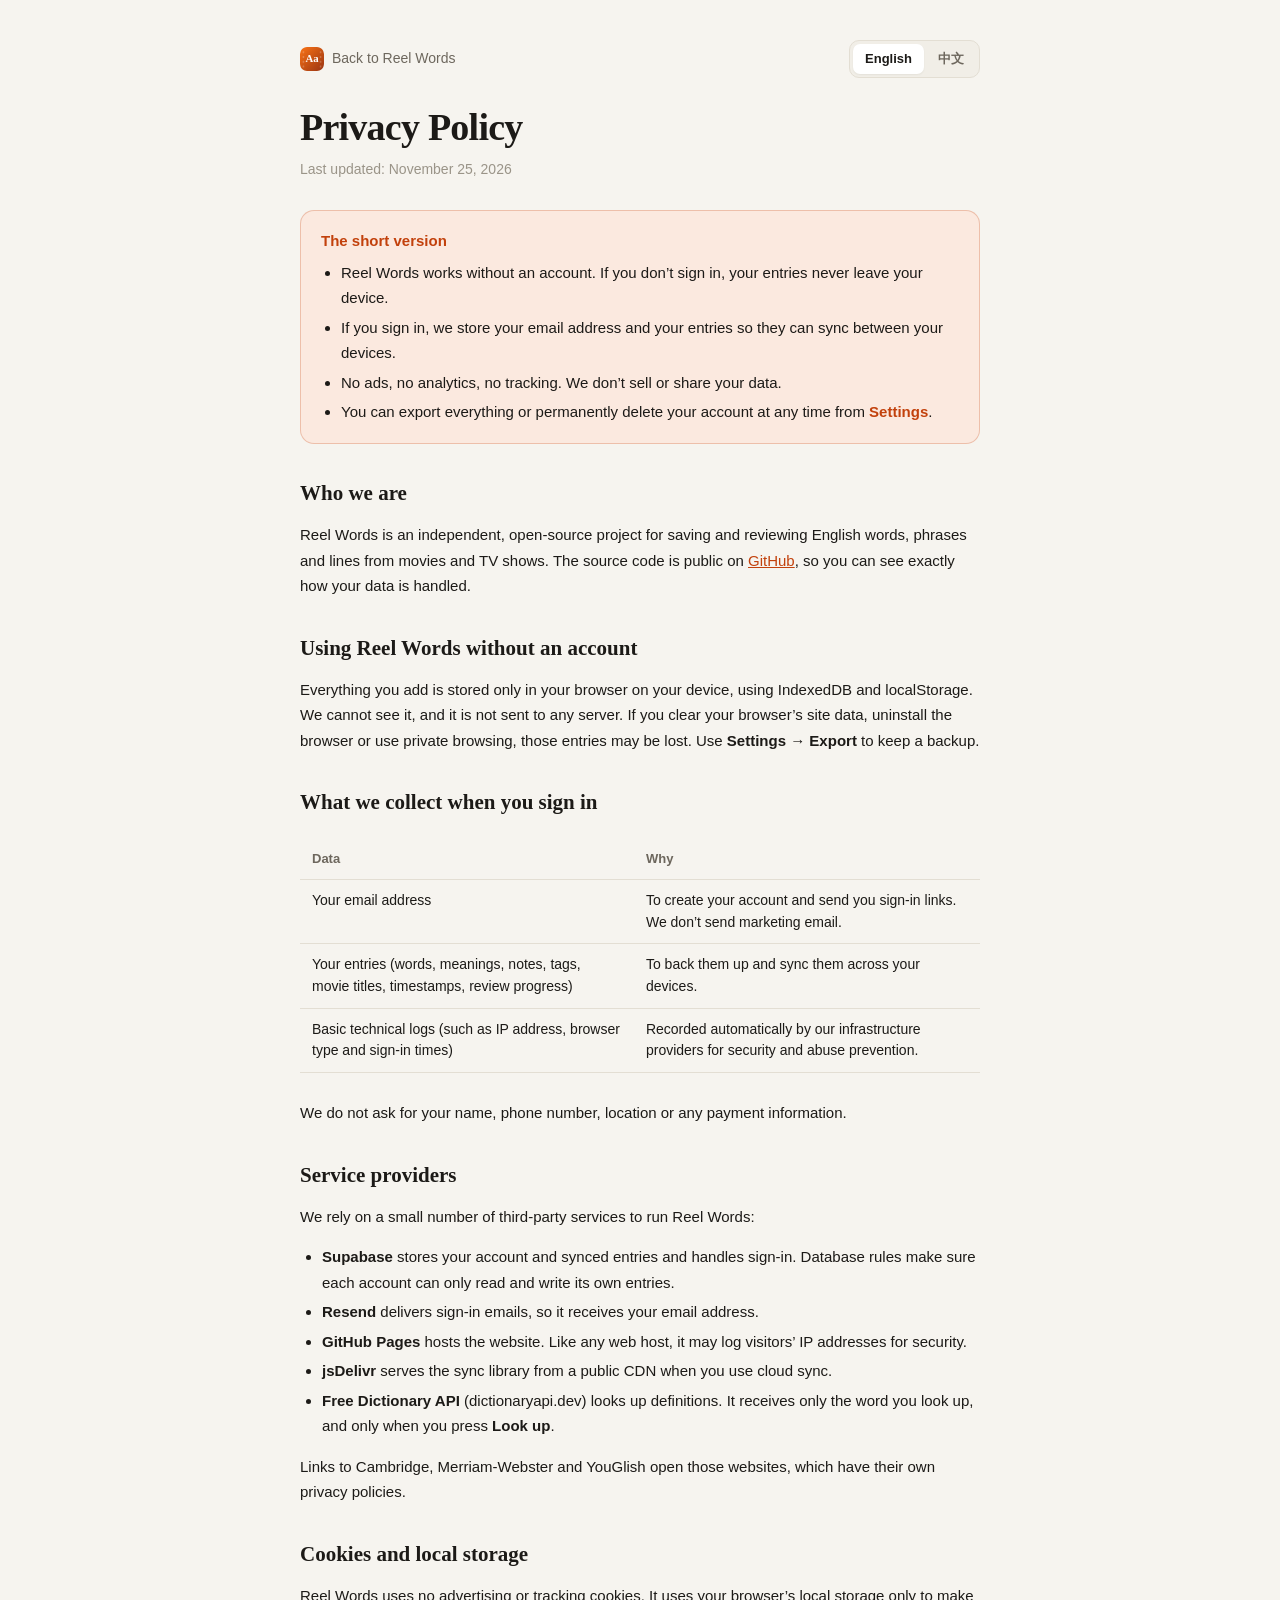
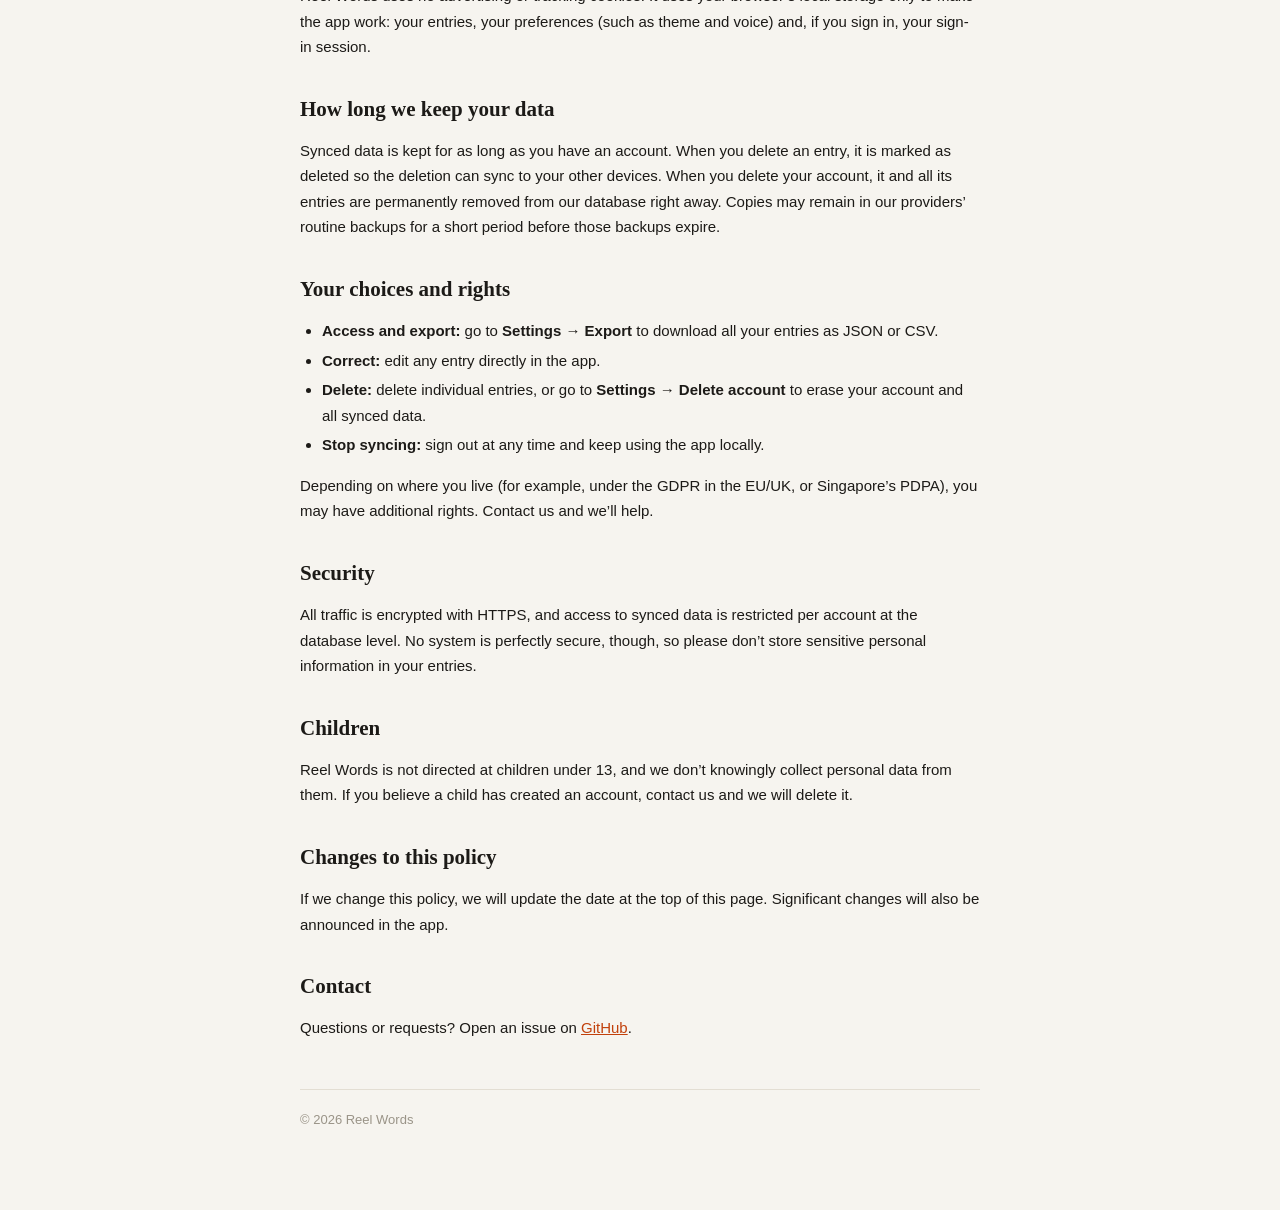
<file: privacy.html>
<!doctype html>
<html lang="en">
<head>
  <meta charset="utf-8">
  <meta name="viewport" content="width=device-width, initial-scale=1, viewport-fit=cover">
  <title>Privacy Policy · Reel Words</title>
  <meta name="description" content="How Reel Words handles your data.">
  <link rel="icon" href="icon.svg" type="image/svg+xml">
  <link rel="stylesheet" href="css/style.css">
  <script>
    try {
      var t = (JSON.parse(localStorage.getItem('reel-words:settings')) || {}).theme;
      if (t === 'light' || t === 'dark') document.documentElement.setAttribute('data-theme', t);
    } catch (e) {}
  </script>
  <style>
    .doc { max-width: 720px; margin: 0 auto; padding: 40px 20px 80px; }
    .doc .topbar { display: flex; align-items: center; justify-content: space-between; gap: 12px; flex-wrap: wrap; margin-bottom: 28px; }
    .doc .back { display: inline-flex; align-items: center; gap: 8px; color: var(--muted); text-decoration: none; font-size: 14px; }
    .doc .back:hover { color: var(--accent); }
    .doc .back img { border-radius: 7px; }
    .doc h1 { font: 600 clamp(28px, 5vw, 38px)/1.15 var(--font-display); letter-spacing: -.02em; margin: 0 0 8px; }
    .doc .updated { color: var(--faint); font-size: 14px; margin: 0 0 28px; }
    .doc .tldr { padding: 18px 20px; border-radius: var(--radius); background: var(--accent-soft); border: 1px solid color-mix(in srgb, var(--accent) 25%, transparent); margin-bottom: 32px; }
    .doc .tldr b { color: var(--accent); }
    .doc .tldr ul { margin: 8px 0 0; padding-left: 20px; }
    .doc h2 { font: 600 21px/1.3 var(--font-display); margin: 36px 0 10px; }
    .doc p, .doc li { color: var(--text); line-height: 1.7; }
    .doc ul { padding-left: 22px; }
    .doc li + li { margin-top: 4px; }
    .doc a { color: var(--accent); }
    .doc table { width: 100%; border-collapse: collapse; font-size: 14px; margin: 12px 0; }
    .doc th, .doc td { text-align: left; padding: 10px 12px; border-bottom: 1px solid var(--border); vertical-align: top; }
    .doc th { color: var(--muted); font-weight: 600; font-size: 13px; }
    .table-wrap { overflow-x: auto; }
    .doc footer { margin-top: 48px; padding-top: 20px; border-top: 1px solid var(--border); color: var(--faint); font-size: 13px; }
  </style>
</head>
<body>
  <main class="doc">
    <div class="topbar">
      <a class="back" href="./"><img src="icon.svg" alt="" width="24" height="24"> <span data-en="Back to Reel Words" data-zh="返回 Reel Words">Back to Reel Words</span></a>
      <div class="seg" id="lang-seg"><button data-v="en">English</button><button data-v="zh">中文</button></div>
    </div>

    <article lang="en" data-lang="en">
    <h1>Privacy Policy</h1>
    <p class="updated">Last updated: November 25, 2026</p>

    <div class="tldr">
      <b>The short version</b>
      <ul>
        <li>Reel Words works without an account. If you don’t sign in, your entries never leave your device.</li>
        <li>If you sign in, we store your email address and your entries so they can sync between your devices.</li>
        <li>No ads, no analytics, no tracking. We don’t sell or share your data.</li>
        <li>You can export everything or permanently delete your account at any time from <b>Settings</b>.</li>
      </ul>
    </div>

    <h2>Who we are</h2>
    <p>Reel Words is an independent, open-source project for saving and reviewing English words, phrases and lines from movies and TV shows. The source code is public on <a href="https://github.com/Wenxian-ee/reel-words" target="_blank" rel="noopener">GitHub</a>, so you can see exactly how your data is handled.</p>

    <h2>Using Reel Words without an account</h2>
    <p>Everything you add is stored only in your browser on your device, using IndexedDB and localStorage. We cannot see it, and it is not sent to any server. If you clear your browser’s site data, uninstall the browser or use private browsing, those entries may be lost. Use <b>Settings → Export</b> to keep a backup.</p>

    <h2>What we collect when you sign in</h2>
    <div class="table-wrap">
      <table>
        <thead><tr><th>Data</th><th>Why</th></tr></thead>
        <tbody>
          <tr><td>Your email address</td><td>To create your account and send you sign-in links. We don’t send marketing email.</td></tr>
          <tr><td>Your entries (words, meanings, notes, tags, movie titles, timestamps, review progress)</td><td>To back them up and sync them across your devices.</td></tr>
          <tr><td>Basic technical logs (such as IP address, browser type and sign-in times)</td><td>Recorded automatically by our infrastructure providers for security and abuse prevention.</td></tr>
        </tbody>
      </table>
    </div>
    <p>We do not ask for your name, phone number, location or any payment information.</p>

    <h2>Service providers</h2>
    <p>We rely on a small number of third-party services to run Reel Words:</p>
    <ul>
      <li><b>Supabase</b> stores your account and synced entries and handles sign-in. Database rules make sure each account can only read and write its own entries.</li>
      <li><b>Resend</b> delivers sign-in emails, so it receives your email address.</li>
      <li><b>GitHub Pages</b> hosts the website. Like any web host, it may log visitors’ IP addresses for security.</li>
      <li><b>jsDelivr</b> serves the sync library from a public CDN when you use cloud sync.</li>
      <li><b>Free Dictionary API</b> (dictionaryapi.dev) looks up definitions. It receives only the word you look up, and only when you press <b>Look up</b>.</li>
    </ul>
    <p>Links to Cambridge, Merriam-Webster and YouGlish open those websites, which have their own privacy policies.</p>

    <h2>Cookies and local storage</h2>
    <p>Reel Words uses no advertising or tracking cookies. It uses your browser’s local storage only to make the app work: your entries, your preferences (such as theme and voice) and, if you sign in, your sign-in session.</p>

    <h2>How long we keep your data</h2>
    <p>Synced data is kept for as long as you have an account. When you delete an entry, it is marked as deleted so the deletion can sync to your other devices. When you delete your account, it and all its entries are permanently removed from our database right away. Copies may remain in our providers’ routine backups for a short period before those backups expire.</p>

    <h2>Your choices and rights</h2>
    <ul>
      <li><b>Access and export:</b> go to <b>Settings → Export</b> to download all your entries as JSON or CSV.</li>
      <li><b>Correct:</b> edit any entry directly in the app.</li>
      <li><b>Delete:</b> delete individual entries, or go to <b>Settings → Delete account</b> to erase your account and all synced data.</li>
      <li><b>Stop syncing:</b> sign out at any time and keep using the app locally.</li>
    </ul>
    <p>Depending on where you live (for example, under the GDPR in the EU/UK, or Singapore’s PDPA), you may have additional rights. Contact us and we’ll help.</p>

    <h2>Security</h2>
    <p>All traffic is encrypted with HTTPS, and access to synced data is restricted per account at the database level. No system is perfectly secure, though, so please don’t store sensitive personal information in your entries.</p>

    <h2>Children</h2>
    <p>Reel Words is not directed at children under 13, and we don’t knowingly collect personal data from them. If you believe a child has created an account, contact us and we will delete it.</p>

    <h2>Changes to this policy</h2>
    <p>If we change this policy, we will update the date at the top of this page. Significant changes will also be announced in the app.</p>

    <h2>Contact</h2>
    <p>Questions or requests? Open an issue on <a href="https://github.com/Wenxian-ee/reel-words/issues" target="_blank" rel="noopener">GitHub</a>.</p>

    </article>

    <article lang="zh-CN" data-lang="zh" hidden>
    <h1>隐私政策</h1>
    <p class="updated">最后更新：2026 年 11 月 25 日</p>

    <div class="tldr">
      <b>简短版本</b>
      <ul>
        <li>Reel Words 不注册也能使用。不登录的话，你的记录永远不会离开你的设备。</li>
        <li>登录后，我们会保存你的邮箱地址和你的记录，以便在多台设备间同步。</li>
        <li>没有广告、没有统计分析、没有追踪。我们不会出售或分享你的数据。</li>
        <li>你可以随时在<b>设置</b>中导出全部数据，或永久注销账号。</li>
      </ul>
    </div>

    <h2>关于我们</h2>
    <p>Reel Words 是一个独立的开源项目，用于记录和复习英文电影、剧集中的单词、短语和句子。源代码公开在 <a href="https://github.com/Wenxian-ee/reel-words" target="_blank" rel="noopener">GitHub</a> 上，你可以直接查看我们是如何处理数据的。</p>

    <h2>不登录时</h2>
    <p>你添加的所有内容只保存在你设备上的浏览器里（IndexedDB 和 localStorage）。我们看不到这些数据，它们也不会被发送到任何服务器。如果你清除浏览器的网站数据、卸载浏览器或使用无痕模式，这些记录可能会丢失。请通过<b>设置 → 导出备份</b>保留一份副本。</p>

    <h2>登录后我们收集的信息</h2>
    <div class="table-wrap">
      <table>
        <thead><tr><th>数据</th><th>用途</th></tr></thead>
        <tbody>
          <tr><td>你的邮箱地址</td><td>创建账号并发送登录链接。我们不会发送营销邮件。</td></tr>
          <tr><td>你的记录（单词、释义、笔记、标签、影视名称、时间点、复习进度）</td><td>备份记录，并在你的多台设备之间同步。</td></tr>
          <tr><td>基础技术日志（如 IP 地址、浏览器类型、登录时间）</td><td>由基础设施服务商自动记录，用于安全防护和防止滥用。</td></tr>
        </tbody>
      </table>
    </div>
    <p>我们不会索取你的姓名、电话、位置或任何支付信息。</p>

    <h2>第三方服务</h2>
    <p>Reel Words 依赖以下少数第三方服务运行：</p>
    <ul>
      <li><b>Supabase</b>：存储你的账号和同步的记录，并负责登录。数据库规则确保每个账号只能读写自己的记录。</li>
      <li><b>Resend</b>：发送登录邮件，因此会接收到你的邮箱地址。</li>
      <li><b>GitHub Pages</b>：托管本网站。和其他网站托管服务一样，它可能出于安全目的记录访问者的 IP 地址。</li>
      <li><b>jsDelivr</b>：使用云同步时，从公共 CDN 加载同步组件。</li>
      <li><b>Free Dictionary API</b>（dictionaryapi.dev）：查询英文释义。只有在你点击<b>查词</b>时，它才会收到你查询的那个单词。</li>
    </ul>
    <p>有道、剑桥、Merriam-Webster、YouGlish 等外部链接会打开对应的网站，它们有各自的隐私政策。</p>

    <h2>Cookie 与本地存储</h2>
    <p>Reel Words 不使用任何广告或追踪 Cookie。浏览器本地存储仅用于让应用正常运行：保存你的记录、偏好设置（如主题、语音、语言），以及登录后的登录状态。</p>

    <h2>数据保留期限</h2>
    <p>账号存在期间，同步的数据会一直保留。删除一条记录时，它会被标记为“已删除”，以便这个删除操作同步到你的其他设备。注销账号时，账号及其所有记录会立即从数据库中永久删除；服务商的例行备份中可能会短暂保留副本，直到这些备份过期。</p>

    <h2>你的选择与权利</h2>
    <ul>
      <li><b>查阅与导出</b>：在<b>设置 → 导出备份</b>中下载全部记录（JSON 或 CSV）。</li>
      <li><b>更正</b>：直接在应用中编辑任意记录。</li>
      <li><b>删除</b>：删除单条记录，或在<b>设置 → 注销账号</b>中删除账号及所有云端数据。</li>
      <li><b>停止同步</b>：随时退出登录，继续在本地使用。</li>
    </ul>
    <p>根据你所在地区的法律（例如欧盟、英国的 GDPR，新加坡的 PDPA，或中国的《个人信息保护法》），你可能享有其他权利。如有需要，请联系我们。</p>

    <h2>安全</h2>
    <p>所有通信均通过 HTTPS 加密，云端数据在数据库层面按账号隔离访问。但没有任何系统是绝对安全的，请不要在记录中保存敏感的个人信息。</p>

    <h2>儿童</h2>
    <p>Reel Words 不面向 13 岁以下的儿童，我们也不会有意收集他们的个人信息。如果你认为有儿童注册了账号，请联系我们，我们会将其删除。</p>

    <h2>政策变更</h2>
    <p>如果本政策有所修改，我们会更新页面顶部的日期；重大变更也会在应用内告知。</p>

    <h2>联系我们</h2>
    <p>有任何问题或请求，请在 <a href="https://github.com/Wenxian-ee/reel-words/issues" target="_blank" rel="noopener">GitHub</a> 上提交 Issue。</p>

    </article>

    <footer>© 2026 Reel Words</footer>
  </main>
  <script>
    (function () {
      var KEY = 'reel-words:settings';
      function read() { try { return JSON.parse(localStorage.getItem(KEY)) || {}; } catch (e) { return {}; } }
      var lang = read().lang || (/^zh/i.test(navigator.language || '') ? 'zh' : 'en');
      if (location.hash === '#zh' || location.hash === '#en') lang = location.hash.slice(1);
      function apply(l) {
        lang = l;
        document.documentElement.lang = l === 'zh' ? 'zh-CN' : 'en';
        document.title = l === 'zh' ? '隐私政策 · Reel Words' : 'Privacy Policy · Reel Words';
        document.querySelectorAll('article[data-lang]').forEach(function (a) { a.hidden = a.dataset.lang !== l; });
        document.querySelectorAll('#lang-seg button').forEach(function (b) { b.classList.toggle('on', b.dataset.v === l); });
        document.querySelectorAll('[data-en]').forEach(function (el) { el.textContent = el.getAttribute('data-' + l); });
      }
      document.getElementById('lang-seg').addEventListener('click', function (e) {
        var b = e.target.closest('button'); if (!b) return;
        apply(b.dataset.v);
        try { var s = read(); s.lang = b.dataset.v; localStorage.setItem(KEY, JSON.stringify(s)); } catch (err) {}
      });
      apply(lang);
    })();
  </script>
</body>
</html>
</file>
<file: css/style.css>
/* ============ Design tokens ============ */
:root {
  --bg: #f6f4ef;
  --surface: #ffffff;
  --surface-2: #f1eee7;
  --surface-3: #e9e5dc;
  --border: #e3ded3;
  --border-strong: #d3ccbe;
  --text: #1c1a17;
  --muted: #6d675d;
  --faint: #9a9488;

  --accent: #c2410c;
  --accent-hover: #a8360a;
  --accent-soft: #fbe9df;
  --accent-text: #ffffff;

  --word: #2563eb;      --word-soft: #e3ecfd;
  --phrase: #7c3aed;    --phrase-soft: #eee6fd;
  --sentence: #0f766e;  --sentence-soft: #dcf2ef;
  --star: #d97706;
  --danger: #dc2626;    --danger-soft: #fde4e4;
  --ok: #16a34a;

  --heat-0: #ebe7de;

  --shadow-sm: 0 1px 2px rgba(28, 26, 23, .06);
  --shadow: 0 1px 2px rgba(28, 26, 23, .05), 0 6px 20px -6px rgba(28, 26, 23, .12);
  --shadow-lg: 0 24px 60px -12px rgba(28, 26, 23, .35);

  --radius: 14px;
  --radius-sm: 9px;

  --font-ui: -apple-system, BlinkMacSystemFont, "SF Pro Text", "PingFang SC", "Hiragino Sans GB", "Microsoft YaHei", "Segoe UI", Roboto, sans-serif;
  --font-display: "New York", "Iowan Old Style", "Palatino Linotype", Georgia, "Songti SC", serif;
  --font-mono: "SF Mono", ui-monospace, Menlo, Consolas, monospace;

  color-scheme: light;
}

@media (prefers-color-scheme: dark) {
  :root:not([data-theme="light"]) {
    --bg: #121110; --surface: #1b1a18; --surface-2: #242220; --surface-3: #2e2b28;
    --border: #2f2c29; --border-strong: #423e39;
    --text: #f2efe9; --muted: #a59f94; --faint: #78726a;
    --accent: #fb923c; --accent-hover: #fdba74; --accent-soft: #3a2316; --accent-text: #1c1006;
    --word: #7aa7ff; --word-soft: #1c2740;
    --phrase: #b69cff; --phrase-soft: #2a2140;
    --sentence: #4fd1c0; --sentence-soft: #15302d;
    --star: #fbbf24; --danger: #f87171; --danger-soft: #3b1a1a; --ok: #4ade80;
    --heat-0: #262421;
    --shadow-sm: 0 1px 2px rgba(0,0,0,.3);
    --shadow: 0 1px 2px rgba(0,0,0,.3), 0 8px 24px -8px rgba(0,0,0,.5);
    --shadow-lg: 0 24px 60px -12px rgba(0,0,0,.7);
    color-scheme: dark;
  }
}
:root[data-theme="dark"] {
  --bg: #121110; --surface: #1b1a18; --surface-2: #242220; --surface-3: #2e2b28;
  --border: #2f2c29; --border-strong: #423e39;
  --text: #f2efe9; --muted: #a59f94; --faint: #78726a;
  --accent: #fb923c; --accent-hover: #fdba74; --accent-soft: #3a2316; --accent-text: #1c1006;
  --word: #7aa7ff; --word-soft: #1c2740;
  --phrase: #b69cff; --phrase-soft: #2a2140;
  --sentence: #4fd1c0; --sentence-soft: #15302d;
  --star: #fbbf24; --danger: #f87171; --danger-soft: #3b1a1a; --ok: #4ade80;
  --heat-0: #262421;
  --shadow-sm: 0 1px 2px rgba(0,0,0,.3);
  --shadow: 0 1px 2px rgba(0,0,0,.3), 0 8px 24px -8px rgba(0,0,0,.5);
  --shadow-lg: 0 24px 60px -12px rgba(0,0,0,.7);
  color-scheme: dark;
}

/* ============ Base ============ */
*, *::before, *::after { box-sizing: border-box; }
html { -webkit-text-size-adjust: 100%; }
body {
  margin: 0;
  background: var(--bg);
  color: var(--text);
  font: 15px/1.55 var(--font-ui);
  -webkit-font-smoothing: antialiased;
}
button, input, select, textarea { font: inherit; color: inherit; }
button { cursor: pointer; }
a { color: inherit; }
svg { width: 18px; height: 18px; fill: none; stroke: currentColor; stroke-width: 2; stroke-linecap: round; stroke-linejoin: round; flex-shrink: 0; }
[hidden] { display: none !important; }
kbd {
  font: 600 11px/1 var(--font-mono);
  padding: 3px 5px; border-radius: 5px;
  border: 1px solid var(--border-strong); border-bottom-width: 2px;
  color: var(--muted); background: var(--surface);
}
.btn.primary kbd { background: rgba(255,255,255,.18); color: inherit; border-color: rgba(255,255,255,.35); }
mark { background: var(--accent-soft); color: var(--accent); border-radius: 3px; padding: 0 2px; font-weight: 600; }
:focus-visible { outline: 2px solid var(--accent); outline-offset: 2px; }

/* ============ Layout ============ */
.app { display: grid; grid-template-columns: 248px 1fr; min-height: 100vh; }
.sidebar {
  position: sticky; top: 0; height: 100vh;
  display: flex; flex-direction: column; gap: 18px;
  padding: 22px 16px;
  border-right: 1px solid var(--border);
  background: var(--surface-2);
}
.brand { display: flex; align-items: center; gap: 10px; text-decoration: none; padding: 0 6px; }
.brand img { border-radius: 9px; box-shadow: var(--shadow-sm); }
.brand span { display: flex; flex-direction: column; line-height: 1.2; }
.brand strong { font-family: var(--font-display); font-size: 18px; letter-spacing: -.01em; }
.brand small { color: var(--muted); font-size: 12px; }

.nav { display: flex; flex-direction: column; gap: 2px; }
.nav a {
  display: flex; align-items: center; gap: 11px;
  padding: 9px 12px; border-radius: var(--radius-sm);
  text-decoration: none; color: var(--muted); font-weight: 500;
  transition: background .15s, color .15s;
}
.nav a:hover { background: var(--surface-3); color: var(--text); }
.nav a.active { background: var(--surface); color: var(--text); box-shadow: var(--shadow-sm); }
.nav a.active svg { color: var(--accent); }
.nav .count { margin-left: auto; font-size: 12px; color: var(--faint); font-variant-numeric: tabular-nums; }
.nav .badge-due {
  margin-left: auto; min-width: 22px; padding: 1px 7px; border-radius: 999px;
  background: var(--accent); color: var(--accent-text); font-size: 12px; font-weight: 700; text-align: center;
}
.sidebar-foot { margin-top: auto; font-size: 12px; color: var(--faint); padding: 0 8px; }
.sidebar-foot .streak { display: flex; align-items: center; gap: 8px; padding: 10px 12px; border-radius: var(--radius-sm); background: var(--surface); color: var(--muted); border: 1px solid var(--border); }
.sidebar-foot .streak b { color: var(--accent); font-size: 18px; font-family: var(--font-display); }

.sidebar-foot { display: grid; gap: 8px; }
.account {
  display: flex; align-items: center; gap: 10px; width: 100%; text-align: left;
  padding: 10px 12px; border-radius: var(--radius-sm); border: 1px solid var(--border);
  background: var(--surface); color: var(--text); text-decoration: none; font-size: 13px;
}
.account:hover { border-color: var(--border-strong); }
.account svg { color: var(--accent); }
.account span { display: flex; flex-direction: column; min-width: 0; line-height: 1.3; }
.account b { font-weight: 600; overflow: hidden; text-overflow: ellipsis; white-space: nowrap; }
.account small { color: var(--faint); font-size: 12px; }
.sync-dot { display: inline-block; width: 8px; height: 8px; border-radius: 50%; background: var(--faint); flex-shrink: 0; margin-right: 6px; vertical-align: 1px; }
.account .sync-dot { margin-right: 0; }
.sync-dot.synced { background: var(--ok); }
.sync-dot.syncing, .sync-dot.loading { background: var(--star); animation: pulse 1s ease-in-out infinite alternate; }
.sync-dot.error { background: var(--danger); }
@keyframes pulse { to { opacity: .3; } }
.lang-switch {
  display: inline-flex; align-items: center; gap: 6px; justify-self: start;
  border: 0; background: none; padding: 4px 6px; border-radius: 6px;
  color: var(--faint); font-size: 12.5px;
}
.lang-switch:hover { color: var(--accent); background: var(--surface-3); }
.lang-switch svg { width: 14px; height: 14px; }
.signin-form { display: flex; gap: 8px; flex-wrap: wrap; margin-top: 4px; }
.signin-form .input { flex: 1 1 220px; min-width: 0; }
.signin-msg { margin: 8px 0 0; }

.main { padding: 32px clamp(16px, 4vw, 48px) 80px; max-width: 1240px; width: 100%; outline: none; }

.tabbar, .fab { display: none; }

@media (max-width: 860px) {
  .app { grid-template-columns: 1fr; }
  .sidebar { display: none; }
  .main { padding: 20px 16px calc(96px + env(safe-area-inset-bottom, 0px)); }
  .tabbar {
    display: grid; grid-template-columns: repeat(5, 1fr);
    position: fixed; left: 0; right: 0; bottom: 0; z-index: 20;
    padding: 6px 4px calc(6px + env(safe-area-inset-bottom, 0px));
    background: color-mix(in srgb, var(--surface) 88%, transparent);
    backdrop-filter: blur(14px); -webkit-backdrop-filter: blur(14px);
    border-top: 1px solid var(--border);
  }
  .tabbar a {
    position: relative;
    display: flex; flex-direction: column; align-items: center; gap: 2px;
    padding: 6px 0; font-size: 11px; color: var(--faint); text-decoration: none;
  }
  .tabbar a.active { color: var(--accent); }
  .tabbar svg { width: 21px; height: 21px; }
  .tabbar .dot { position: absolute; top: 3px; left: calc(50% + 8px); min-width: 16px; height: 16px; padding: 0 4px; border-radius: 99px; background: var(--accent); color: var(--accent-text); font-size: 10px; font-weight: 700; line-height: 16px; text-align: center; }
  .fab {
    display: grid; place-items: center;
    position: fixed; right: 18px; bottom: calc(78px + env(safe-area-inset-bottom, 0px)); z-index: 21;
    width: 56px; height: 56px; border-radius: 18px; border: 0;
    background: var(--accent); color: var(--accent-text); box-shadow: var(--shadow-lg);
  }
  .fab svg { width: 26px; height: 26px; stroke-width: 2.4; }
  .hide-mobile { display: none !important; }
}

/* ============ Buttons & controls ============ */
.btn {
  display: inline-flex; align-items: center; justify-content: center; gap: 8px;
  height: 38px; padding: 0 14px; border-radius: var(--radius-sm);
  border: 1px solid var(--border-strong); background: var(--surface); color: var(--text);
  font-weight: 600; font-size: 14px; white-space: nowrap;
  transition: background .15s, border-color .15s, transform .05s, color .15s;
}
.btn:hover { background: var(--surface-2); }
.btn:active { transform: translateY(1px); }
.btn:disabled { opacity: .45; cursor: not-allowed; transform: none; }
.btn.primary { background: var(--accent); border-color: var(--accent); color: var(--accent-text); }
.btn.primary:hover { background: var(--accent-hover); border-color: var(--accent-hover); }
.btn.danger { color: var(--danger); }
.btn.danger.solid { background: var(--danger); border-color: var(--danger); color: #fff; }
.btn.ghost { background: transparent; border-color: transparent; color: var(--muted); }
.btn.ghost:hover { background: var(--surface-2); color: var(--text); }
.btn.block { width: 100%; }
.btn.lg { height: 46px; padding: 0 22px; font-size: 15px; border-radius: 12px; }
.btn.sm { height: 30px; padding: 0 10px; font-size: 13px; }

.icon-btn {
  display: inline-grid; place-items: center; width: 32px; height: 32px;
  border-radius: 8px; border: 0; background: transparent; color: var(--faint);
  transition: background .15s, color .15s;
}
.icon-btn:hover { background: var(--surface-2); color: var(--text); }
.icon-btn.on { color: var(--star); }
.icon-btn.on svg { fill: currentColor; }
.icon-btn.danger:hover { color: var(--danger); background: var(--danger-soft); }

.seg {
  display: inline-flex; padding: 3px; gap: 2px;
  background: var(--surface-2); border: 1px solid var(--border); border-radius: 10px;
}
.seg button {
  border: 0; background: transparent; padding: 5px 12px; border-radius: 7px;
  color: var(--muted); font-size: 13px; font-weight: 600; white-space: nowrap;
}
.seg button:hover { color: var(--text); }
.seg button.on { background: var(--surface); color: var(--text); box-shadow: var(--shadow-sm); }
.seg button[data-v="word"].on { color: var(--word); }
.seg button[data-v="phrase"].on { color: var(--phrase); }
.seg button[data-v="sentence"].on { color: var(--sentence); }

.select, .input, .textarea {
  height: 38px; padding: 0 12px; border-radius: var(--radius-sm);
  border: 1px solid var(--border-strong); background: var(--surface);
  transition: border-color .15s, box-shadow .15s;
}
.select { padding-right: 30px; appearance: none; -webkit-appearance: none;
  background-image: url("data:image/svg+xml,%3Csvg xmlns='http://www.w3.org/2000/svg' viewBox='0 0 24 24' fill='none' stroke='%239a9488' stroke-width='2.5' stroke-linecap='round'%3E%3Cpolyline points='6 9 12 15 18 9'/%3E%3C/svg%3E");
  background-repeat: no-repeat; background-position: right 10px center; background-size: 14px;
  font-size: 13.5px; max-width: 200px;
}
.select.active { border-color: var(--accent); color: var(--accent); font-weight: 600; }
.textarea { height: auto; padding: 10px 12px; resize: vertical; min-height: 64px; line-height: 1.5; }
.input:focus, .textarea:focus, .select:focus { outline: none; border-color: var(--accent); box-shadow: 0 0 0 3px var(--accent-soft); }
.input::placeholder, .textarea::placeholder { color: var(--faint); }

/* ============ Page header & toolbar ============ */
.page-head { display: flex; align-items: flex-end; justify-content: space-between; gap: 16px; flex-wrap: wrap; margin-bottom: 22px; }
.page-head h1 { margin: 0; font: 600 clamp(26px, 4vw, 34px)/1.15 var(--font-display); letter-spacing: -.02em; }
.page-head .sub { margin: 4px 0 0; color: var(--muted); }

.toolbar { display: flex; flex-direction: column; gap: 12px; margin-bottom: 18px; }
.search {
  display: flex; align-items: center; gap: 10px;
  height: 46px; padding: 0 14px; border-radius: 12px;
  background: var(--surface); border: 1px solid var(--border-strong); box-shadow: var(--shadow-sm);
  color: var(--faint);
}
.search:focus-within { border-color: var(--accent); box-shadow: 0 0 0 3px var(--accent-soft); }
.search input { flex: 1; min-width: 0; border: 0; background: transparent; outline: none; font-size: 15px; color: var(--text); }
.search input::-webkit-search-cancel-button { display: none; }
.filters { display: flex; flex-wrap: wrap; gap: 8px; align-items: center; }
.filters .spacer { flex: 1; }

.result-line { display: flex; align-items: center; gap: 10px; color: var(--muted); font-size: 13px; margin: 0 2px 12px; }
.result-line .link { border: 0; background: none; color: var(--accent); font-weight: 600; padding: 0; font-size: 13px; }

/* ============ Entry cards ============ */
.grid { display: grid; grid-template-columns: repeat(auto-fill, minmax(min(100%, 330px), 1fr)); gap: 14px; align-items: start; }
.card {
  position: relative; display: flex; flex-direction: column; gap: 10px;
  padding: 16px 16px 12px; border-radius: var(--radius);
  background: var(--surface); border: 1px solid var(--border); box-shadow: var(--shadow-sm);
  transition: box-shadow .2s, border-color .2s, transform .2s;
  cursor: pointer;
  animation: rise .35s cubic-bezier(.2,.8,.2,1) both;
}
.card:hover { box-shadow: var(--shadow); border-color: var(--border-strong); transform: translateY(-1px); }
.card::before { content: ""; position: absolute; left: 0; top: 16px; bottom: 16px; width: 3px; border-radius: 0 3px 3px 0; background: var(--type-color); }
.card[data-type="word"] { --type-color: var(--word); --type-soft: var(--word-soft); }
.card[data-type="phrase"] { --type-color: var(--phrase); --type-soft: var(--phrase-soft); }
.card[data-type="sentence"] { --type-color: var(--sentence); --type-soft: var(--sentence-soft); }
@keyframes rise { from { opacity: 0; transform: translateY(6px); } }

.card-top { display: flex; align-items: center; gap: 8px; }
.card-top .actions { margin-left: auto; display: flex; gap: 0; margin-right: -6px; margin-top: -6px; }
.type-badge {
  display: inline-flex; align-items: center; height: 22px; padding: 0 8px; border-radius: 6px;
  background: var(--type-soft); color: var(--type-color); font-size: 12px; font-weight: 700;
}
.type-badge.word { --type-soft: var(--word-soft); --type-color: var(--word); }
.type-badge.phrase { --type-soft: var(--phrase-soft); --type-color: var(--phrase); }
.type-badge.sentence { --type-soft: var(--sentence-soft); --type-color: var(--sentence); }
.status { display: inline-flex; align-items: center; gap: 5px; font-size: 12px; color: var(--faint); }
.status::before { content: ""; width: 7px; height: 7px; border-radius: 50%; background: var(--faint); }
.status.learning::before { background: var(--star); }
.status.mastered::before { background: var(--ok); }

.headword { margin: 0; font: 600 21px/1.3 var(--font-display); letter-spacing: -.01em; word-break: break-word; }
.card[data-type="sentence"] .headword { font-size: 18px; font-weight: 500; }
.phonetic { font: 400 13px var(--font-ui); color: var(--faint); margin-left: 6px; letter-spacing: 0; }
.meaning { margin: 0; color: var(--text); font-size: 15px; }
.meaning.empty { color: var(--faint); font-style: italic; font-size: 14px; }
.context {
  margin: 0; padding: 8px 12px; border-radius: 8px;
  background: var(--surface-2); color: var(--muted);
  font: italic 14px/1.55 var(--font-display);
}
.context::before { content: "“"; } .context::after { content: "”"; }
.notes { margin: 0; color: var(--muted); font-size: 13.5px; white-space: pre-wrap; }
.tags { display: flex; flex-wrap: wrap; gap: 6px; }
.tag { font-size: 12px; color: var(--muted); background: var(--surface-2); border: 1px solid var(--border); padding: 1px 8px; border-radius: 99px; text-decoration: none; }
button.tag { cursor: pointer; } button.tag:hover { border-color: var(--accent); color: var(--accent); }
.card-foot { display: flex; align-items: center; gap: 10px; padding-top: 8px; border-top: 1px dashed var(--border); font-size: 12.5px; color: var(--faint); }
.card-foot .movie { display: inline-flex; align-items: center; gap: 5px; color: var(--muted); font-weight: 500; min-width: 0; border: 0; background: none; padding: 0; font-size: inherit; }
.card-foot .movie:hover { color: var(--accent); }
.card-foot .movie span { overflow: hidden; text-overflow: ellipsis; white-space: nowrap; }
.card-foot svg { width: 14px; height: 14px; }
.card-foot .time { font-family: var(--font-mono); font-size: 12px; }
.card-foot .when { margin-left: auto; white-space: nowrap; }

/* ============ Empty states ============ */
.empty-state { text-align: center; padding: 64px 20px; border: 1.5px dashed var(--border-strong); border-radius: 20px; background: var(--surface); }
.empty-state .art { font-size: 44px; line-height: 1; margin-bottom: 14px; }
.empty-state h2 { margin: 0 0 6px; font: 600 22px var(--font-display); }
.empty-state p { margin: 0 auto 20px; color: var(--muted); max-width: 420px; }
.empty-state .row { display: flex; gap: 10px; justify-content: center; flex-wrap: wrap; }

/* ============ Movies ============ */
.movie-grid { display: grid; grid-template-columns: repeat(auto-fill, minmax(min(100%, 210px), 1fr)); gap: 18px; }
.movie-card { display: flex; flex-direction: column; gap: 10px; text-decoration: none; position: relative; animation: rise .35s both; }
.cover {
  position: relative; aspect-ratio: 2 / 3; border-radius: 12px; overflow: hidden;
  background:
    radial-gradient(120% 80% at 20% 0%, hsl(var(--h) 80% 70% / .55), transparent 60%),
    linear-gradient(155deg, hsl(var(--h) 60% 42%), hsl(calc(var(--h) + 35) 65% 18%));
  box-shadow: var(--shadow); color: #fff; text-decoration: none;
  display: flex; flex-direction: column; justify-content: flex-end; padding: 16px;
  transition: transform .25s cubic-bezier(.2,.8,.2,1), box-shadow .25s;
}
.cover::after { content: ""; position: absolute; inset: 0; background: repeating-linear-gradient(90deg, transparent 0 22px, rgba(255,255,255,.04) 22px 23px); pointer-events: none; }
.movie-card:hover .cover { transform: translateY(-4px) rotate(-.4deg); box-shadow: var(--shadow-lg); }
.cover .initial { position: absolute; top: 10px; right: 14px; font: 700 64px/1 var(--font-display); opacity: .22; }
.cover .title { position: relative; font: 600 19px/1.2 var(--font-display); text-shadow: 0 2px 12px rgba(0,0,0,.35); word-break: break-word; }
.cover .count { position: relative; margin-top: 6px; font-size: 12.5px; opacity: .85; }
.movie-meta { display: flex; align-items: center; gap: 8px; }
.mini-bar { flex: 1; display: flex; height: 6px; border-radius: 99px; overflow: hidden; background: var(--surface-3); gap: 2px; }
.mini-bar span:nth-child(1) { background: var(--word); }
.mini-bar span:nth-child(2) { background: var(--phrase); }
.mini-bar span:nth-child(3) { background: var(--sentence); }
.movie-card .icon-btn { position: absolute; top: 8px; left: 8px; z-index: 2; color: #fff; background: rgba(0,0,0,.25); opacity: 0; transition: opacity .2s; }
.movie-card:hover .icon-btn, .movie-card .icon-btn:focus-visible { opacity: 1; }
@media (hover: none) { .movie-card .icon-btn { opacity: 1; } }

.legend { display: flex; gap: 14px; flex-wrap: wrap; font-size: 12.5px; color: var(--muted); }
.legend i { display: inline-block; width: 9px; height: 9px; border-radius: 3px; margin-right: 5px; vertical-align: -1px; }

/* ============ Review ============ */
.review-start { display: grid; grid-template-columns: 1.1fr 1fr; gap: 18px; }
@media (max-width: 760px) { .review-start { grid-template-columns: 1fr; } }
.panel { padding: 22px; border-radius: var(--radius); background: var(--surface); border: 1px solid var(--border); box-shadow: var(--shadow-sm); }
.panel h3 { margin: 0 0 14px; font-size: 13px; font-weight: 700; color: var(--muted); letter-spacing: .04em; }
.hero-num { font: 600 72px/1 var(--font-display); letter-spacing: -.03em; color: var(--accent); }
.hero-num + p { margin: 8px 0 20px; color: var(--muted); }
.opt-row { display: flex; flex-direction: column; gap: 8px; margin-bottom: 16px; }
.opt-row label { font-size: 13px; font-weight: 600; color: var(--muted); }
.opt-row .select { max-width: 100%; }
.btn-row { display: flex; gap: 10px; flex-wrap: wrap; }

.session { max-width: 720px; margin: 0 auto; }
.session-top { display: flex; align-items: center; gap: 14px; margin-bottom: 22px; }
.progress { flex: 1; height: 6px; border-radius: 99px; background: var(--surface-3); overflow: hidden; }
.progress span { display: block; height: 100%; background: var(--accent); border-radius: inherit; transition: width .35s ease; }
.session-top .num { font: 600 13px var(--font-mono); color: var(--muted); }

.flash {
  position: relative; min-height: 340px;
  display: flex; flex-direction: column; align-items: center; justify-content: center; text-align: center; gap: 14px;
  padding: 40px clamp(20px, 5vw, 52px); border-radius: 22px;
  background: var(--surface); border: 1px solid var(--border); box-shadow: var(--shadow);
  animation: rise .3s both;
}
.flash .type-badge { position: absolute; top: 18px; left: 18px; }
.flash .speak { position: absolute; top: 12px; right: 12px; }
.flash .big { margin: 0; font: 600 clamp(26px, 5vw, 40px)/1.2 var(--font-display); letter-spacing: -.02em; word-break: break-word; }
.flash .big.sentence { font-size: clamp(21px, 3.6vw, 28px); font-weight: 500; }
.flash .big.cn { font-family: var(--font-ui); font-weight: 600; font-size: clamp(22px, 4vw, 30px); }
.flash .context { max-width: 560px; }
.flash .src { font-size: 13px; color: var(--faint); display: inline-flex; align-items: center; gap: 6px; }
.flash .src svg { width: 14px; height: 14px; }
.flash .answer { width: 100%; padding-top: 18px; margin-top: 4px; border-top: 1px dashed var(--border-strong); display: flex; flex-direction: column; align-items: center; gap: 10px; animation: rise .25s both; }
.flash .answer .meaning { font-size: 19px; font-weight: 600; }
.blank { display: inline-block; min-width: 3em; border-bottom: 2px solid var(--accent); color: transparent; }

.grades { display: grid; grid-template-columns: repeat(4, 1fr); gap: 10px; margin-top: 18px; }
@media (max-width: 520px) { .grades { grid-template-columns: repeat(2, 1fr); } }
.grade {
  display: flex; flex-direction: column; align-items: center; gap: 2px;
  padding: 12px 8px; border-radius: 12px; border: 1px solid var(--border-strong); background: var(--surface);
  font-weight: 700; transition: transform .08s, border-color .15s, background .15s;
}
.grade:hover { transform: translateY(-2px); }
.grade small { font-weight: 500; font-size: 12px; color: var(--faint); }
.grade kbd { margin-top: 4px; }
.grade.g0 { color: var(--danger); } .grade.g0:hover { border-color: var(--danger); background: var(--danger-soft); }
.grade.g1 { color: var(--star); } .grade.g1:hover { border-color: var(--star); }
.grade.g2 { color: var(--ok); } .grade.g2:hover { border-color: var(--ok); }
.grade.g3 { color: var(--word); } .grade.g3:hover { border-color: var(--word); }
.reveal { margin-top: 18px; width: 100%; }

.summary { text-align: center; max-width: 560px; margin: 40px auto; }
.summary .art { font-size: 56px; }
.summary h2 { font: 600 30px var(--font-display); margin: 10px 0 6px; }
.summary-stats { display: grid; grid-template-columns: repeat(4, 1fr); gap: 10px; margin: 24px 0; }
.summary-stats div { padding: 14px 6px; border-radius: 12px; background: var(--surface); border: 1px solid var(--border); }
.summary-stats b { display: block; font: 600 26px var(--font-display); }
.summary-stats span { font-size: 12px; color: var(--muted); }

/* ============ Stats ============ */
.kpis { display: grid; grid-template-columns: repeat(auto-fit, minmax(min(100%, 170px), 1fr)); gap: 14px; margin-bottom: 18px; }
.kpi { padding: 18px; border-radius: var(--radius); background: var(--surface); border: 1px solid var(--border); box-shadow: var(--shadow-sm); }
.kpi .label { font-size: 13px; color: var(--muted); font-weight: 600; }
.kpi .value { font: 600 36px/1.1 var(--font-display); margin-top: 6px; letter-spacing: -.02em; font-variant-numeric: tabular-nums; }
.kpi .value small { font: 500 14px var(--font-ui); color: var(--muted); margin-left: 4px; }
.kpi .hint { font-size: 12.5px; color: var(--faint); margin-top: 2px; }
.stats-grid { display: grid; grid-template-columns: 1fr 1fr; gap: 14px; }
.stats-grid .wide { grid-column: 1 / -1; }
@media (max-width: 760px) { .stats-grid { grid-template-columns: 1fr; } }

.heat-wrap { overflow-x: auto; padding-bottom: 4px; }
.heatmap { display: grid; grid-template-rows: repeat(7, 13px); grid-auto-flow: column; grid-auto-columns: 13px; gap: 3px; width: max-content; }
.heatmap i { border-radius: 3px; background: var(--heat-0); }
.heatmap i.l1 { background: color-mix(in srgb, var(--accent) 30%, var(--heat-0)); }
.heatmap i.l2 { background: color-mix(in srgb, var(--accent) 55%, var(--heat-0)); }
.heatmap i.l3 { background: color-mix(in srgb, var(--accent) 80%, var(--heat-0)); }
.heatmap i.l4 { background: var(--accent); }
.heatmap i.future { background: transparent; }
.heat-legend { display: flex; align-items: center; gap: 3px; justify-content: flex-end; margin-top: 10px; font-size: 12px; color: var(--faint); }
.heat-legend i { width: 11px; height: 11px; border-radius: 3px; display: inline-block; }
.heat-legend span { margin: 0 4px; }

.stack { display: flex; height: 14px; border-radius: 99px; overflow: hidden; gap: 3px; margin: 6px 0 14px; background: var(--surface-3); }
.stack span:nth-child(1) { background: var(--word); }
.stack span:nth-child(2) { background: var(--phrase); }
.stack span:nth-child(3) { background: var(--sentence); }
.dist-list { display: grid; gap: 8px; }
.dist-list div { display: flex; align-items: center; gap: 10px; font-size: 14px; }
.dist-list i { width: 10px; height: 10px; border-radius: 3px; }
.dist-list b { margin-left: auto; font-variant-numeric: tabular-nums; }
.dist-list small { color: var(--faint); width: 3.2em; text-align: right; }

.bars { display: grid; gap: 10px; }
.bar-row { display: grid; grid-template-columns: minmax(0, 140px) 1fr 32px; align-items: center; gap: 10px; font-size: 13.5px; text-decoration: none; }
.bar-row .name { overflow: hidden; text-overflow: ellipsis; white-space: nowrap; color: var(--muted); }
.bar-row:hover .name { color: var(--accent); }
.bar-row .track { height: 10px; border-radius: 99px; background: var(--surface-2); overflow: hidden; }
.bar-row .track span { display: block; height: 100%; border-radius: inherit; background: var(--accent); }
.bar-row b { text-align: right; font-variant-numeric: tabular-nums; }
.muted { color: var(--muted); }
.small { font-size: 13px; }

/* ============ Settings ============ */
.settings { display: grid; gap: 16px; max-width: 760px; }
.setting { display: flex; align-items: center; justify-content: space-between; gap: 16px; padding: 14px 0; border-top: 1px solid var(--border); flex-wrap: wrap; }
.setting:first-of-type { border-top: 0; padding-top: 0; }
.setting .txt { flex: 1 1 240px; }
.setting .txt b { display: block; font-weight: 600; }
.setting .txt span { font-size: 13px; color: var(--muted); }
.setting .ctrl { display: flex; gap: 8px; align-items: center; flex-wrap: wrap; }
input[type="range"] { accent-color: var(--accent); width: 150px; }
.shortcuts { display: grid; grid-template-columns: auto 1fr; gap: 10px 16px; align-items: center; font-size: 14px; }
.shortcuts dt { display: flex; gap: 4px; }
.shortcuts dd { margin: 0; color: var(--muted); }

/* ============ Modal ============ */
.overlay {
  position: fixed; inset: 0; z-index: 50;
  display: flex; align-items: flex-start; justify-content: center;
  padding: max(6vh, 16px) 16px 16px;
  background: rgba(15, 12, 8, .45); backdrop-filter: blur(4px); -webkit-backdrop-filter: blur(4px);
  overflow-y: auto; animation: fade .2s both;
}
@keyframes fade { from { opacity: 0; } }
.modal {
  width: 100%; max-width: 640px; border-radius: 18px;
  background: var(--surface); box-shadow: var(--shadow-lg); border: 1px solid var(--border);
  animation: pop .25s cubic-bezier(.2,.9,.3,1.2) both;
}
.modal.sm { max-width: 420px; }
@keyframes pop { from { opacity: 0; transform: translateY(12px) scale(.98); } }
.modal-head { display: flex; align-items: center; justify-content: space-between; padding: 16px 18px 0 22px; }
.modal-head h2 { margin: 0; font: 600 20px var(--font-display); }
.modal-body { padding: 16px 22px; display: grid; gap: 14px; }
.modal-body p { margin: 0; color: var(--muted); }
.modal-foot { display: flex; align-items: center; gap: 10px; padding: 14px 22px 18px; border-top: 1px solid var(--border); flex-wrap: wrap; }
.modal-foot .left { margin-right: auto; display: flex; align-items: center; gap: 12px; font-size: 13px; color: var(--muted); }
@media (max-width: 600px) {
  .overlay { padding: 0; align-items: flex-end; }
  .modal { border-radius: 20px 20px 0 0; max-height: 94vh; overflow-y: auto; padding-bottom: env(safe-area-inset-bottom, 0px); animation-name: slideup; }
  @keyframes slideup { from { transform: translateY(40px); opacity: 0; } }
}

.field { display: grid; gap: 6px; }
.field > label { font-size: 13px; font-weight: 600; color: var(--muted); display: flex; align-items: center; gap: 8px; }
.field > label .opt { font-weight: 400; color: var(--faint); }
.field.main-input textarea {
  font: 500 22px/1.35 var(--font-display); border: 0; padding: 4px 0; background: transparent; box-shadow: none !important;
  resize: none; min-height: 40px; border-bottom: 2px solid var(--border); border-radius: 0;
}
.field.main-input textarea:focus { border-bottom-color: var(--accent); outline: none; }
.grid2 { display: grid; grid-template-columns: 1fr 1fr; gap: 14px; }
.grid2.r { grid-template-columns: 1.6fr 1fr; }
@media (max-width: 520px) { .grid2, .grid2.r { grid-template-columns: 1fr; } }
.type-row { display: flex; align-items: center; gap: 10px; flex-wrap: wrap; }
.type-row .hint { font-size: 12px; color: var(--faint); }
.type-row .ext { margin-left: auto; display: flex; gap: 4px; align-items: center; }
.ext a { font-size: 12.5px; color: var(--muted); text-decoration: none; padding: 4px 8px; border-radius: 6px; display: inline-flex; gap: 4px; align-items: center; }
.ext a:hover { background: var(--surface-2); color: var(--accent); }
.ext a svg { width: 12px; height: 12px; }
.check { display: inline-flex; align-items: center; gap: 7px; cursor: pointer; user-select: none; }
.check input { accent-color: var(--accent); width: 16px; height: 16px; }

.lookup { border-radius: 10px; background: var(--surface-2); border: 1px solid var(--border); padding: 10px 12px; font-size: 13.5px; }
.lookup .phon { font-weight: 600; color: var(--muted); margin-bottom: 6px; display: flex; gap: 8px; align-items: center; }
.lookup ul { list-style: none; margin: 0; padding: 0; display: grid; gap: 4px; }
.lookup li button {
  width: 100%; text-align: left; border: 0; background: transparent; padding: 6px 8px; border-radius: 7px; line-height: 1.45;
}
.lookup li button:hover { background: var(--surface); }
.lookup .pos { font-style: italic; color: var(--accent); margin-right: 6px; font-size: 12.5px; }
.lookup .ex { display: block; color: var(--faint); font-size: 12.5px; font-style: italic; }
.lookup.loading, .lookup.err { color: var(--muted); }

/* ============ Toast ============ */
#toast-root { position: fixed; left: 50%; bottom: 24px; transform: translateX(-50%); z-index: 60; display: grid; gap: 8px; pointer-events: none; width: max-content; max-width: calc(100vw - 32px); }
@media (max-width: 860px) { #toast-root { bottom: calc(150px + env(safe-area-inset-bottom, 0px)); } }
.toast {
  pointer-events: auto; display: flex; align-items: center; gap: 14px;
  padding: 10px 10px 10px 16px; border-radius: 12px;
  background: var(--text); color: var(--bg); box-shadow: var(--shadow-lg); font-size: 14px;
  animation: pop .25s both;
}
.toast.out { opacity: 0; transform: translateY(8px); transition: .2s; }
.toast button { border: 0; background: transparent; color: var(--accent); font-weight: 700; padding: 4px 8px; border-radius: 6px; filter: brightness(1.3); }
.toast:not(:has(button)) { padding-right: 16px; }

@media (prefers-reduced-motion: reduce) {
  *, *::before, *::after { animation: none !important; transition: none !important; }
}
</file>
